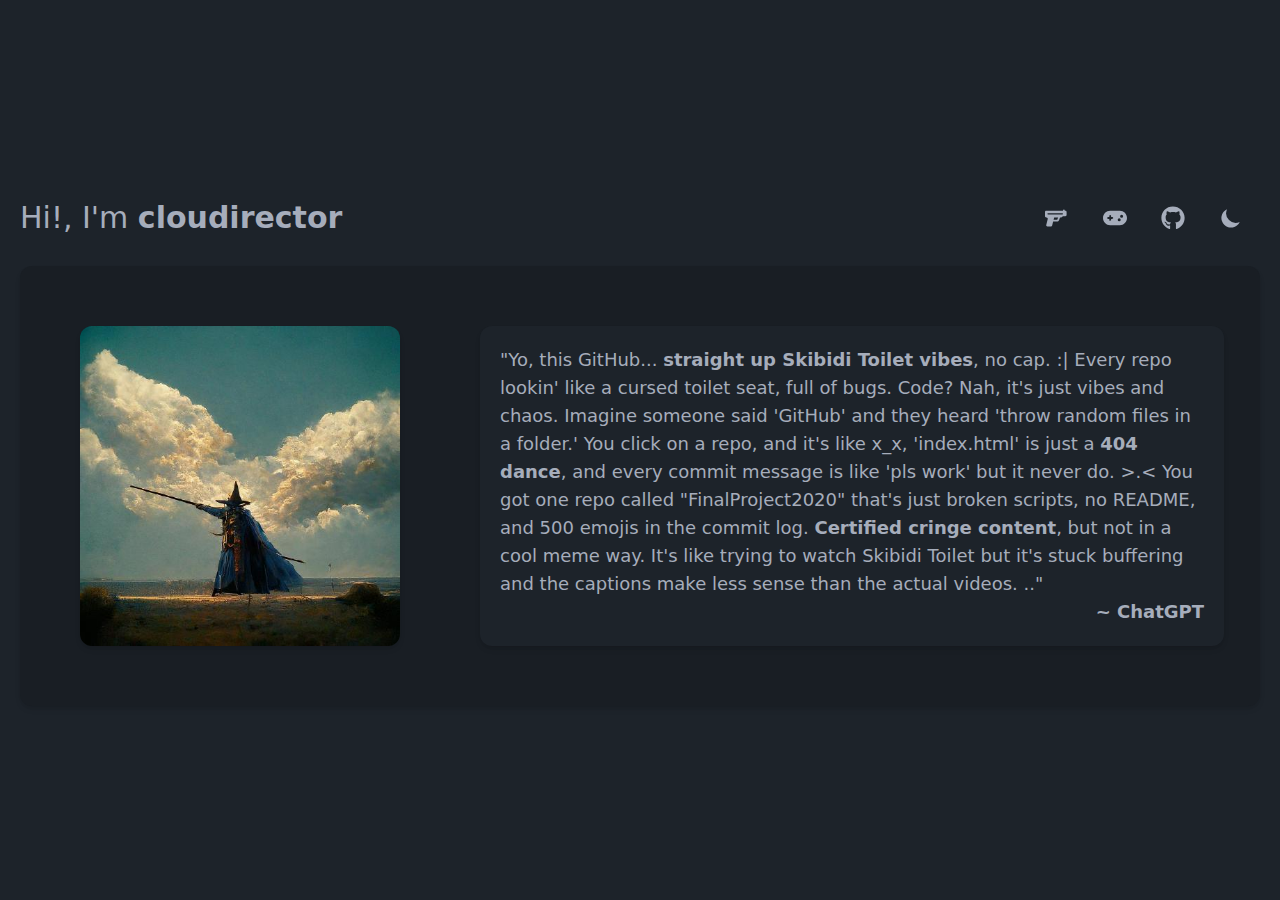
<file: index.html>
<html data-theme="dark">
  <head>
    <title>cloudirector</title>
    <link rel="icon" href="img/favicon.ico" type="image/x-icon" />
    <link href="css/daisyui.min.css" rel="stylesheet" type="text/css" />
    <script src="js/tailwindcss.js"></script>
  </head>

  <body
    class="font-Comfortaa flex items-center justify-center bg-base-100 text-base-content"
  >
    <div class="container mx-auto p-5">
      <!-- Top Bar -->
      <div class="flex justify-between items-center mb-6">
        <div class="flex justify-between gap-2 sitems-center">
          <h1 class="text-3xl">Hi!, I'm <strong>cloudirector</strong></h1>
        </div>
        <div class="flex justify-between items-center">
          <button id="buildnowgg-button" class="btn btn-ghost">
            <svg
              id="buildnowgg-button-icon"
              class="w-6 h-6"
              fill="currentColor"
              viewBox="0 0 640 512"
            >
              <path
                d="M528 56c0-13.3-10.7-24-24-24s-24 10.7-24 24l0 8L32 64C14.3 64 0 78.3 0 96L0 208c0 17.7 14.3 32 32 32l10 0c20.8 0 36.1 19.6 31 39.8L33 440.2c-2.4 9.6-.2 19.7 5.8 27.5S54.1 480 64 480l96 0c14.7 0 27.5-10 31-24.2L217 352l104.5 0c23.7 0 44.8-14.9 52.7-37.2L400.9 240l31.1 0c8.5 0 16.6-3.4 22.6-9.4L477.3 208l66.7 0c17.7 0 32-14.3 32-32l0-80c0-17.7-14.3-32-32-32l-16 0 0-8zM321.4 304L229 304l16-64 105 0-21 58.7c-1.1 3.2-4.2 5.3-7.5 5.3zM80 128l384 0c8.8 0 16 7.2 16 16s-7.2 16-16 16L80 160c-8.8 0-16-7.2-16-16s7.2-16 16-16z"
              />
            </svg>
          </button>
          <button id="games-button" class="btn btn-ghost">
            <svg
              id="games-button-icon"
              class="w-6 h-6"
              fill="currentColor"
              viewBox="0 0 640 512"
            >
              <path
                d="M192 64C86 64 0 150 0 256S86 448 192 448l256 0c106 0 192-86 192-192s-86-192-192-192L192 64zM496 168a40 40 0 1 1 0 80 40 40 0 1 1 0-80zM392 304a40 40 0 1 1 80 0 40 40 0 1 1 -80 0zM168 200c0-13.3 10.7-24 24-24s24 10.7 24 24l0 32 32 0c13.3 0 24 10.7 24 24s-10.7 24-24 24l-32 0 0 32c0 13.3-10.7 24-24 24s-24-10.7-24-24l0-32-32 0c-13.3 0-24-10.7-24-24s10.7-24 24-24l32 0 0-32z"
              />
            </svg>
          </button>
          <button id="github-button" class="btn btn-ghost">
            <svg
              id="github-button-icon"
              class="w-6 h-6"
              fill="currentColor"
              viewBox="0 0 496 512"
            >
              <path
                d="M165.9 397.4c0 2-2.3 3.6-5.2 3.6-3.3 .3-5.6-1.3-5.6-3.6 0-2 2.3-3.6 5.2-3.6 3-.3 5.6 1.3 5.6 3.6zm-31.1-4.5c-.7 2 1.3 4.3 4.3 4.9 2.6 1 5.6 0 6.2-2s-1.3-4.3-4.3-5.2c-2.6-.7-5.5 .3-6.2 2.3zm44.2-1.7c-2.9 .7-4.9 2.6-4.6 4.9 .3 2 2.9 3.3 5.9 2.6 2.9-.7 4.9-2.6 4.6-4.6-.3-1.9-3-3.2-5.9-2.9zM244.8 8C106.1 8 0 113.3 0 252c0 110.9 69.8 205.8 169.5 239.2 12.8 2.3 17.3-5.6 17.3-12.1 0-6.2-.3-40.4-.3-61.4 0 0-70 15-84.7-29.8 0 0-11.4-29.1-27.8-36.6 0 0-22.9-15.7 1.6-15.4 0 0 24.9 2 38.6 25.8 21.9 38.6 58.6 27.5 72.9 20.9 2.3-16 8.8-27.1 16-33.7-55.9-6.2-112.3-14.3-112.3-110.5 0-27.5 7.6-41.3 23.6-58.9-2.6-6.5-11.1-33.3 2.6-67.9 20.9-6.5 69 27 69 27 20-5.6 41.5-8.5 62.8-8.5s42.8 2.9 62.8 8.5c0 0 48.1-33.6 69-27 13.7 34.7 5.2 61.4 2.6 67.9 16 17.7 25.8 31.5 25.8 58.9 0 96.5-58.9 104.2-114.8 110.5 9.2 7.9 17 22.9 17 46.4 0 33.7-.3 75.4-.3 83.6 0 6.5 4.6 14.4 17.3 12.1C428.2 457.8 496 362.9 496 252 496 113.3 383.5 8 244.8 8zM97.2 352.9c-1.3 1-1 3.3 .7 5.2 1.6 1.6 3.9 2.3 5.2 1 1.3-1 1-3.3-.7-5.2-1.6-1.6-3.9-2.3-5.2-1zm-10.8-8.1c-.7 1.3 .3 2.9 2.3 3.9 1.6 1 3.6 .7 4.3-.7 .7-1.3-.3-2.9-2.3-3.9-2-.6-3.6-.3-4.3 .7zm32.4 35.6c-1.6 1.3-1 4.3 1.3 6.2 2.3 2.3 5.2 2.6 6.5 1 1.3-1.3 .7-4.3-1.3-6.2-2.2-2.3-5.2-2.6-6.5-1zm-11.4-14.7c-1.6 1-1.6 3.6 0 5.9 1.6 2.3 4.3 3.3 5.6 2.3 1.6-1.3 1.6-3.9 0-6.2-1.4-2.3-4-3.3-5.6-2z"
              />
            </svg>
          </button>
          <button id="theme-toggle" class="btn btn-ghost">
            <svg
              id="theme-toggle-light-icon"
              class="w-6 h-6 hidden"
              fill="currentColor"
              viewBox="0 0 512 512"
            >
              <path
                d="M361.5 1.2c5 2.1 8.6 6.6 9.6 11.9L391 121l107.9 19.8c5.3 1 9.8 4.6 11.9 9.6s1.5 10.7-1.6 15.2L446.9 256l62.3 90.3c3.1 4.5 3.7 10.2 1.6 15.2s-6.6 8.6-11.9 9.6L391 391 371.1 498.9c-1 5.3-4.6 9.8-9.6 11.9s-10.7 1.5-15.2-1.6L256 446.9l-90.3 62.3c-4.5 3.1-10.2 3.7-15.2 1.6s-8.6-6.6-9.6-11.9L121 391 13.1 371.1c-5.3-1-9.8-4.6-11.9-9.6s-1.5-10.7 1.6-15.2L65.1 256 2.8 165.7c-3.1-4.5-3.7-10.2-1.6-15.2s6.6-8.6 11.9-9.6L121 121 140.9 13.1c1-5.3 4.6-9.8 9.6-11.9s10.7-1.5 15.2 1.6L256 65.1 346.3 2.8c4.5-3.1 10.2-3.7 15.2-1.6zM160 256a96 96 0 1 1 192 0 96 96 0 1 1 -192 0zm224 0a128 128 0 1 0 -256 0 128 128 0 1 0 256 0z"
              />
            </svg>
            <svg
              id="theme-toggle-dark-icon"
              class="w-6 h-6"
              fill="currentColor"
              viewBox="0 0 20 20"
            >
              <path
                d="M17.293 13.293A8 8 0 016.707 2.707a8.001 8.001 0 1010.586 10.586z"
              />
            </svg>
          </button>
        </div>
      </div>
      <!-- Content -->
      <!-- Add cool animation to focous brainrot text on some gesture -->
      <div
        class="flex items-center justify-center gap-10 bg-base-200 p-5 rounded-xl shadow-md mr-4 w-full"
      >
        <div class="avatar m-10">
          <div class="sm:w-60 lg:w-80 rounded-xl shadow-md">
            <img src="img/cloudirector.jpg" />
          </div>
        </div>
        <div
          class="sm:text-sm lg:text-lg p-5 rounded-xl shadow-md mr-4 bg-base-100 text-pretty"
        >
          "Yo, this GitHub... <strong>straight up Skibidi Toilet vibes</strong>,
          no cap. :| Every repo lookin' like a cursed toilet seat, full of bugs.
          Code? Nah, it's just vibes and chaos. Imagine someone said 'GitHub'
          and they heard 'throw random files in a folder.' You click on a repo,
          and it's like x_x, 'index.html' is just a <strong>404 dance</strong>,
          and every commit message is like 'pls work' but it never do. >.< You
          got one repo called "FinalProject2020" that's just broken scripts, no
          README, and 500 emojis in the commit log.
          <strong> Certified cringe content</strong>, but not in a cool meme
          way. It's like trying to watch Skibidi Toilet but it's stuck buffering
          and the captions make less sense than the actual videos. .."
          <h1 class="text-right"><strong> ~ ChatGPT </strong></h1>
        </div>
      </div>
    </div>
  </body>

  <script src="js/script.js"></script>
</html>
</file>
